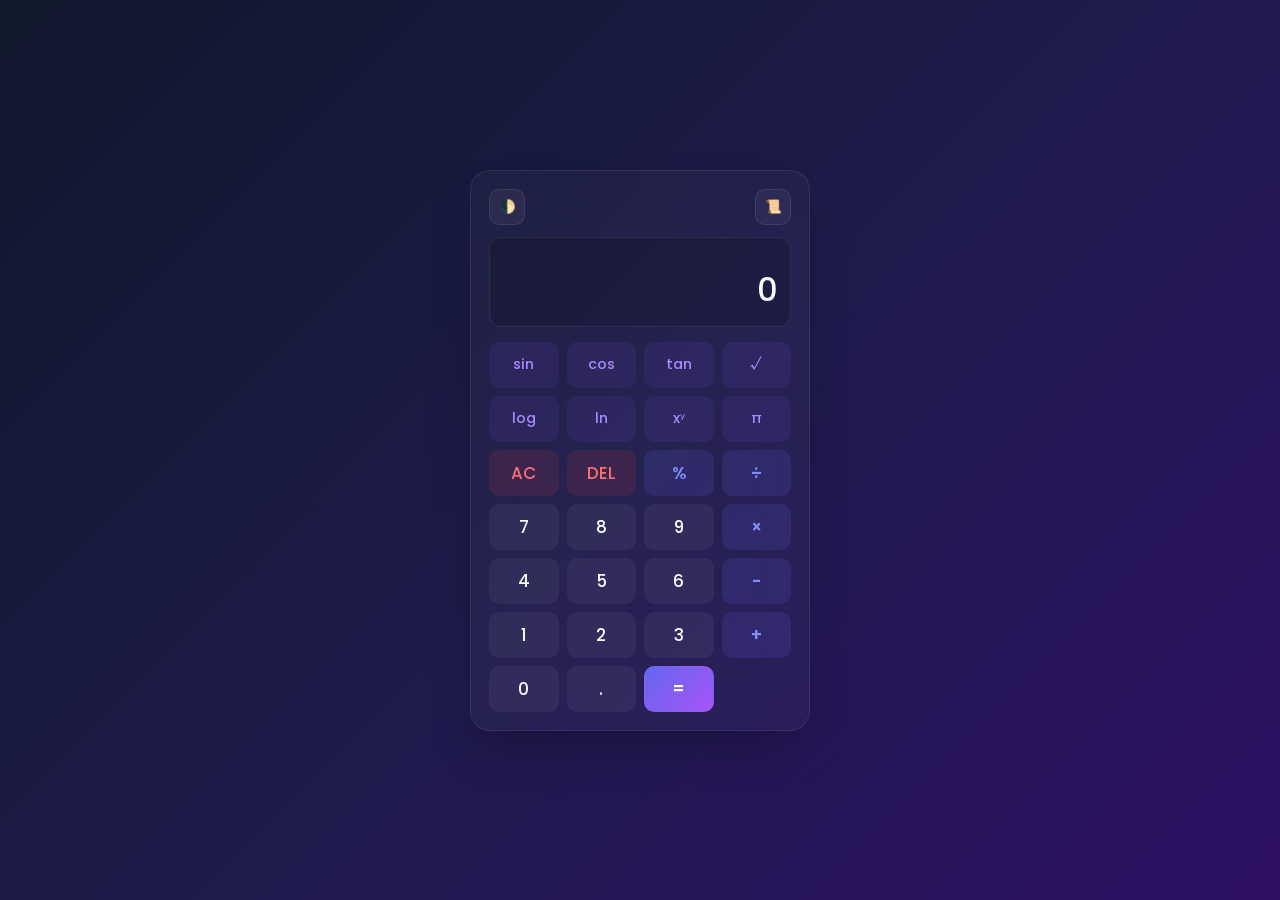
<file: calculator/index.html>
<!DOCTYPE html>
<html lang="en">
<head>
    <meta charset="UTF-8">
    <meta name="viewport" content="width=device-width, initial-scale=1.0">
    <title>Advanced Scientific Calculator</title>
    <link rel="stylesheet" href="style.css">
    <link rel="preconnect" href="https://fonts.googleapis.com">
    <link rel="preconnect" href="https://fonts.gstatic.com" crossorigin>
    <link href="https://fonts.googleapis.com/css2?family=Poppins:wght@300;400;500;600&display=swap" rel="stylesheet">
</head>
<body class="dark-theme">
    <div class="calculator-wrapper">
        <!-- Main Calculator Container -->
        <div class="calculator-container">
            <!-- Top Controls -->
            <div class="top-controls">
                <button class="theme-toggle" onclick="toggleTheme()" title="Toggle Theme">
                    <span class="icon">🌓</span>
                </button>
                <button class="history-toggle" onclick="toggleHistory()" title="View History">
                    <span class="icon">📜</span>
                </button>
            </div>

            <!-- Display Screen -->
            <div class="screen">
                <div class="previous-operand" id="previous-operand"></div>
                <div class="current-operand" id="display">0</div>
            </div>
            
            <!-- Buttons Grid -->
            <div class="buttons-grid">
                <!-- Scientific Row 1 -->
                <button class="btn sci" onclick="scientific('sin')">sin</button>
                <button class="btn sci" onclick="scientific('cos')">cos</button>
                <button class="btn sci" onclick="scientific('tan')">tan</button>
                <button class="btn sci" onclick="scientific('sqrt')">√</button>

                <!-- Scientific Row 2 -->
                <button class="btn sci" onclick="scientific('log')">log</button>
                <button class="btn sci" onclick="scientific('ln')">ln</button>
                <button class="btn sci" onclick="scientific('pow')">xʸ</button>
                <button class="btn sci" onclick="scientific('pi')">π</button>
                
                <!-- Standard Buttons -->
                <button class="btn clear" onclick="clearDisplay()">AC</button>
                <button class="btn delete" onclick="deleteNumber()">DEL</button>
                <button class="btn operator" onclick="appendOperator('%')">%</button>
                <button class="btn operator" onclick="appendOperator('/')">÷</button>
                
                <button class="btn num" onclick="appendNumber('7')">7</button>
                <button class="btn num" onclick="appendNumber('8')">8</button>
                <button class="btn num" onclick="appendNumber('9')">9</button>
                <button class="btn operator" onclick="appendOperator('*')">×</button>
                
                <button class="btn num" onclick="appendNumber('4')">4</button>
                <button class="btn num" onclick="appendNumber('5')">5</button>
                <button class="btn num" onclick="appendNumber('6')">6</button>
                <button class="btn operator" onclick="appendOperator('-')">-</button>
                
                <button class="btn num" onclick="appendNumber('1')">1</button>
                <button class="btn num" onclick="appendNumber('2')">2</button>
                <button class="btn num" onclick="appendNumber('3')">3</button>
                <button class="btn operator" onclick="appendOperator('+')">+</button>
                
                <button class="btn num zero" onclick="appendNumber('0')">0</button>
                <button class="btn num" onclick="appendNumber('.')">.</button>
                <button class="btn equal" onclick="calculate()">=</button>
            </div>
        </div>

        <!-- Sliding History Panel -->
        <div class="history-panel" id="history-panel">
            <h3>Calculation History</h3>
            <div class="history-list" id="history-list">
                <p class="empty-msg">No history yet</p>
            </div>
            <button class="clear-hist-btn" onclick="clearHistory()">Clear All</button>
        </div>
    </div>

    <script src="script.js"></script>
</body>
</html>
</file>
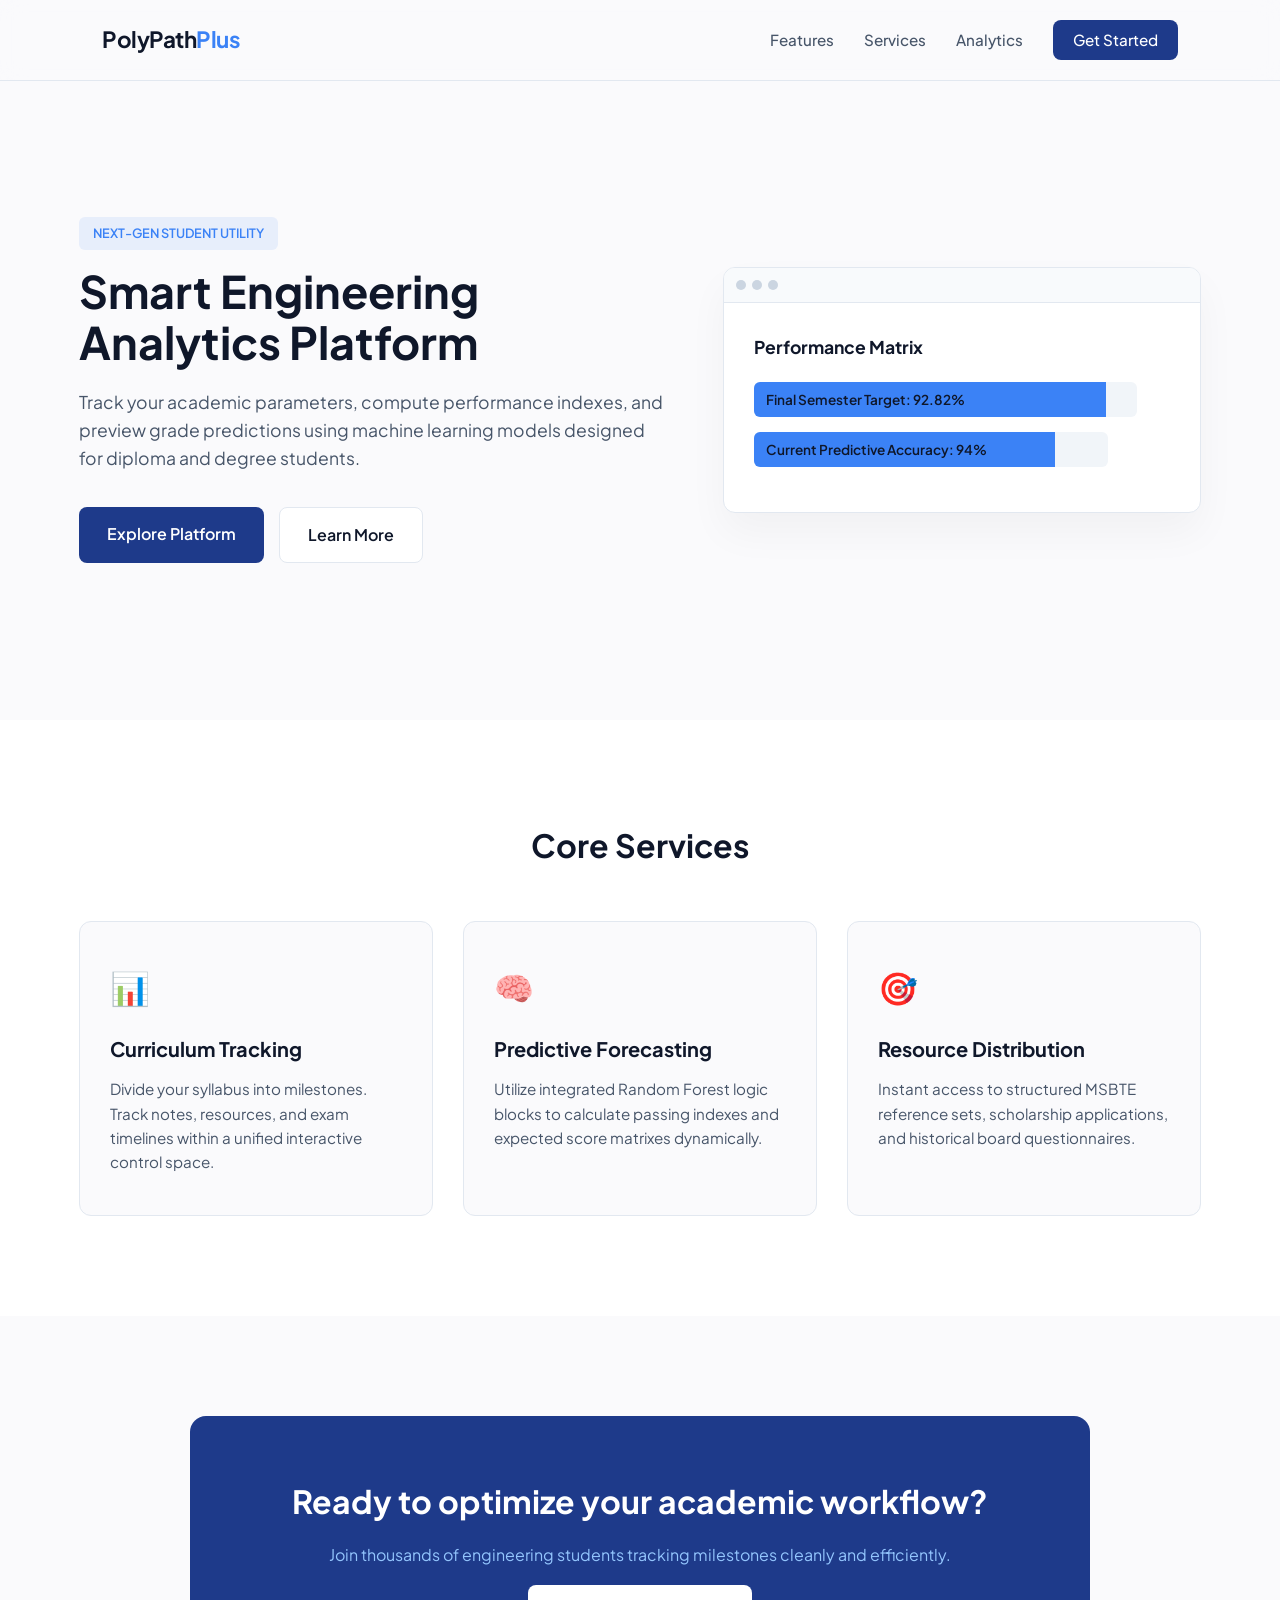
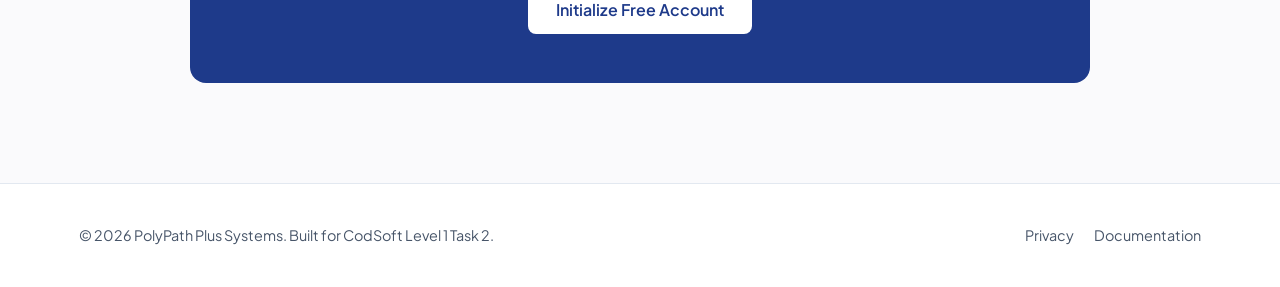
<file: landing_page/index.html>
<!DOCTYPE html>
<html lang="en">
<head>
    <meta charset="UTF-8">
    <meta name="viewport" content="width=device-width, initial-scale=1.0">
    <title>PolyPath Plus | Academic Analytics Platform</title>
    <link rel="preconnect" href="https://fonts.googleapis.com">
    <link rel="preconnect" href="https://fonts.gstatic.com" crossorigin>
    <link href="https://fonts.googleapis.com/css2?family=Plus+Jakarta+Sans:wght@300;400;500;600;700&display=swap" rel="stylesheet">
    <link rel="stylesheet" href="style.css">
</head>
<body>

    <!-- Navigation Header -->
    <header>
        <div class="logo">PolyPath<span>Plus</span></div>
        <nav>
            <a href="#features">Features</a>
            <a href="#services">Services</a>
            <a href="#metrics">Analytics</a>
            <a href="#cta" class="btn-nav">Get Started</a>
        </nav>
    </header>

    <!-- Hero Section (Two Columns) -->
    <section class="hero">
        <div class="container hero-grid">
            <div class="hero-text">
                <span class="badge">Next-Gen Student Utility</span>
                <h1>Smart Engineering Analytics Platform</h1>
                <p>Track your academic parameters, compute performance indexes, and preview grade predictions using machine learning models designed for diploma and degree students.</p>
                <div class="btn-group">
                    <a href="#cta" class="btn-primary">Explore Platform</a>
                    <a href="#features" class="btn-secondary">Learn More</a>
                </div>
            </div>
            <div class="hero-image">
                <div class="dashboard-mockup">
                    <div class="mockup-header">
                        <span class="dot"></span><span class="dot"></span><span class="dot"></span>
                    </div>
                    <div class="mockup-body">
                        <h3>Performance Matrix</h3>
                        <div class="mockup-bar" style="width: 92%;"><span>Final Semester Target: 92.82%</span></div>
                        <div class="mockup-bar" style="width: 85%;"><span>Current Predictive Accuracy: 94%</span></div>
                    </div>
                </div>
            </div>
        </div>
    </section>

    <!-- Services & Columns Section -->
    <section id="services" class="services-section">
        <div class="container">
            <h2 class="section-title">Core Services</h2>
            <div class="columns-grid">
                <div class="column-card">
                    <div class="card-icon">📊</div>
                    <h3>Curriculum Tracking</h3>
                    <p>Divide your syllabus into milestones. Track notes, resources, and exam timelines within a unified interactive control space.</p>
                </div>
                <div class="column-card">
                    <div class="card-icon">🧠</div>
                    <h3>Predictive Forecasting</h3>
                    <p>Utilize integrated Random Forest logic blocks to calculate passing indexes and expected score matrixes dynamically.</p>
                </div>
                <div class="column-card">
                    <div class="card-icon">🎯</div>
                    <h3>Resource Distribution</h3>
                    <p>Instant access to structured MSBTE reference sets, scholarship applications, and historical board questionnaires.</p>
                </div>
            </div>
        </div>
    </section>

    <!-- Call to Action Footer Section -->
    <section id="cta" class="cta-section">
        <div class="cta-container">
            <h2>Ready to optimize your academic workflow?</h2>
            <p>Join thousands of engineering students tracking milestones cleanly and efficiently.</p>
            <a href="#" class="btn-primary white-btn">Initialize Free Account</a>
        </div>
    </section>

    <!-- Footer -->
    <footer>
        <div class="container footer-grid">
            <p>&copy; 2026 PolyPath Plus Systems. Built for CodSoft Level 1 Task 2.</p>
            <div class="footer-links">
                <a href="#">Privacy</a>
                <a href="#">Documentation</a>
            </div>
        </div>
    </footer>

</body>
</html>
</file>
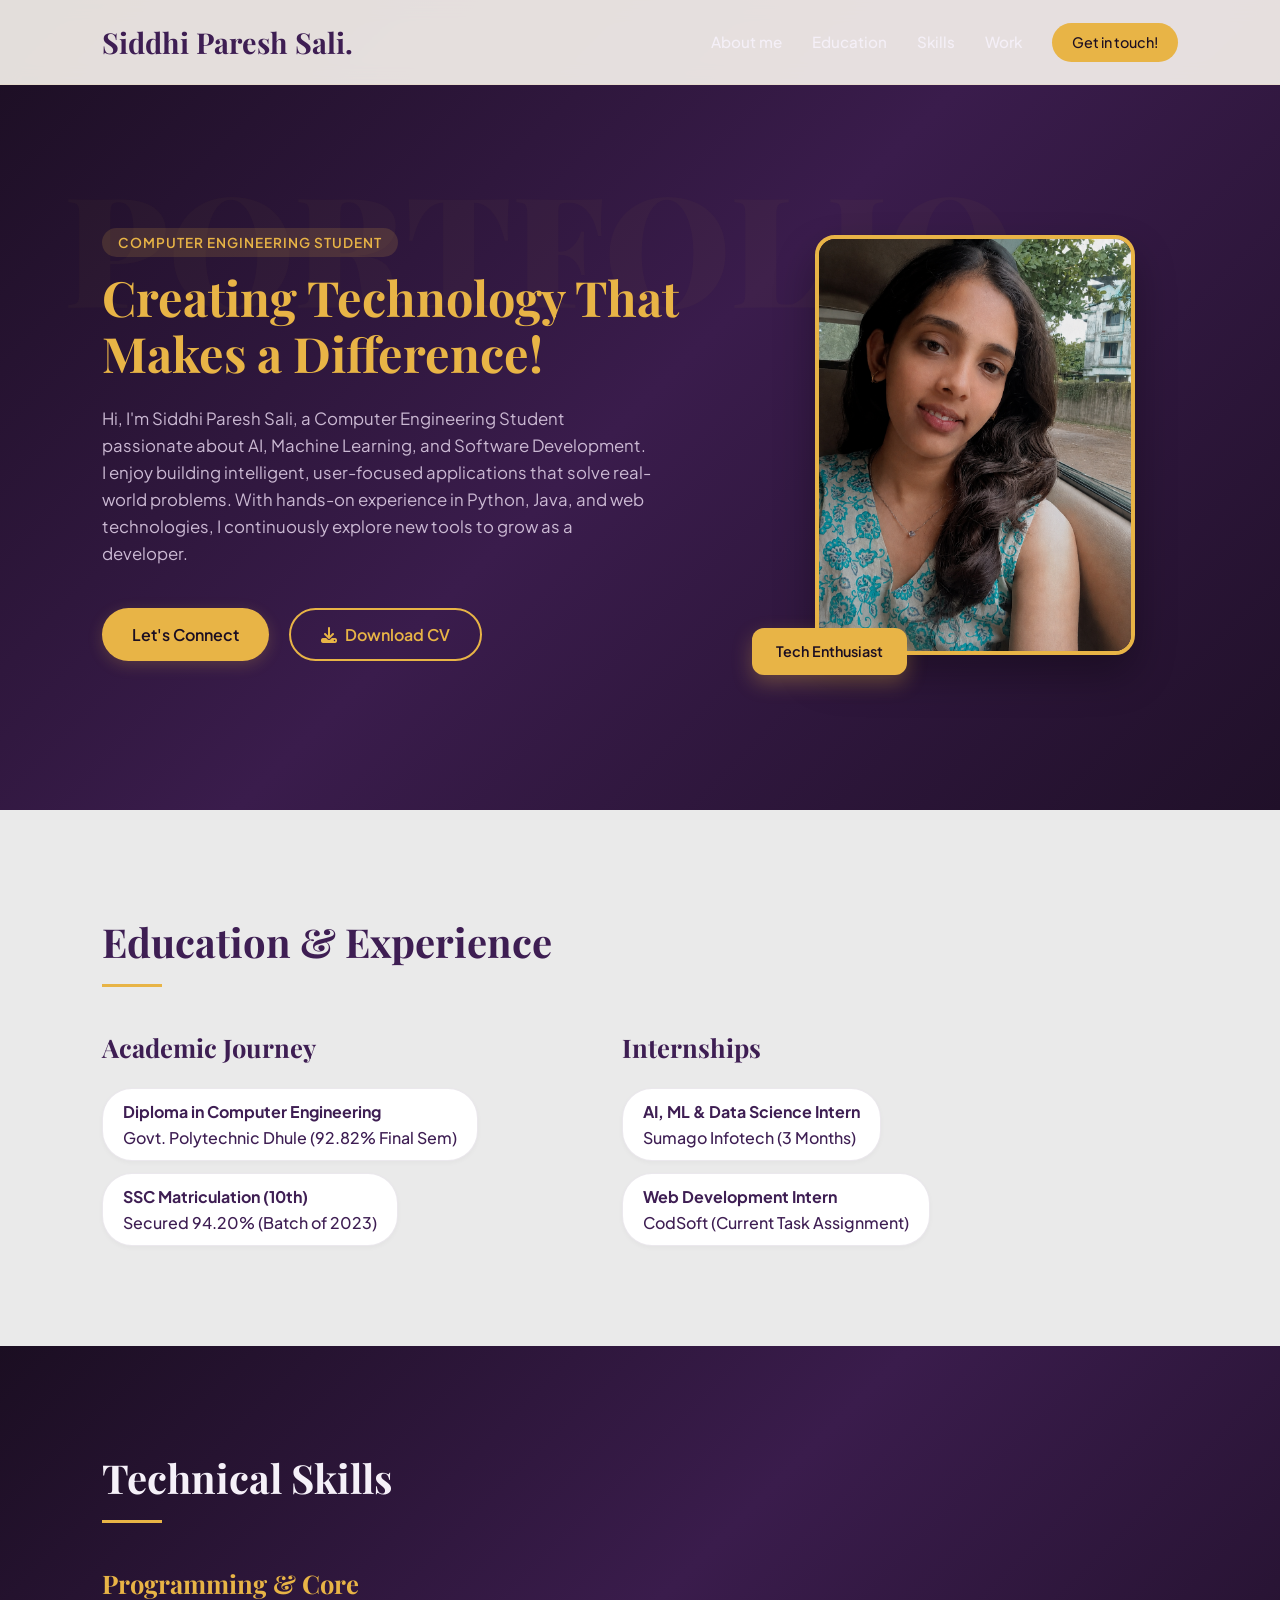
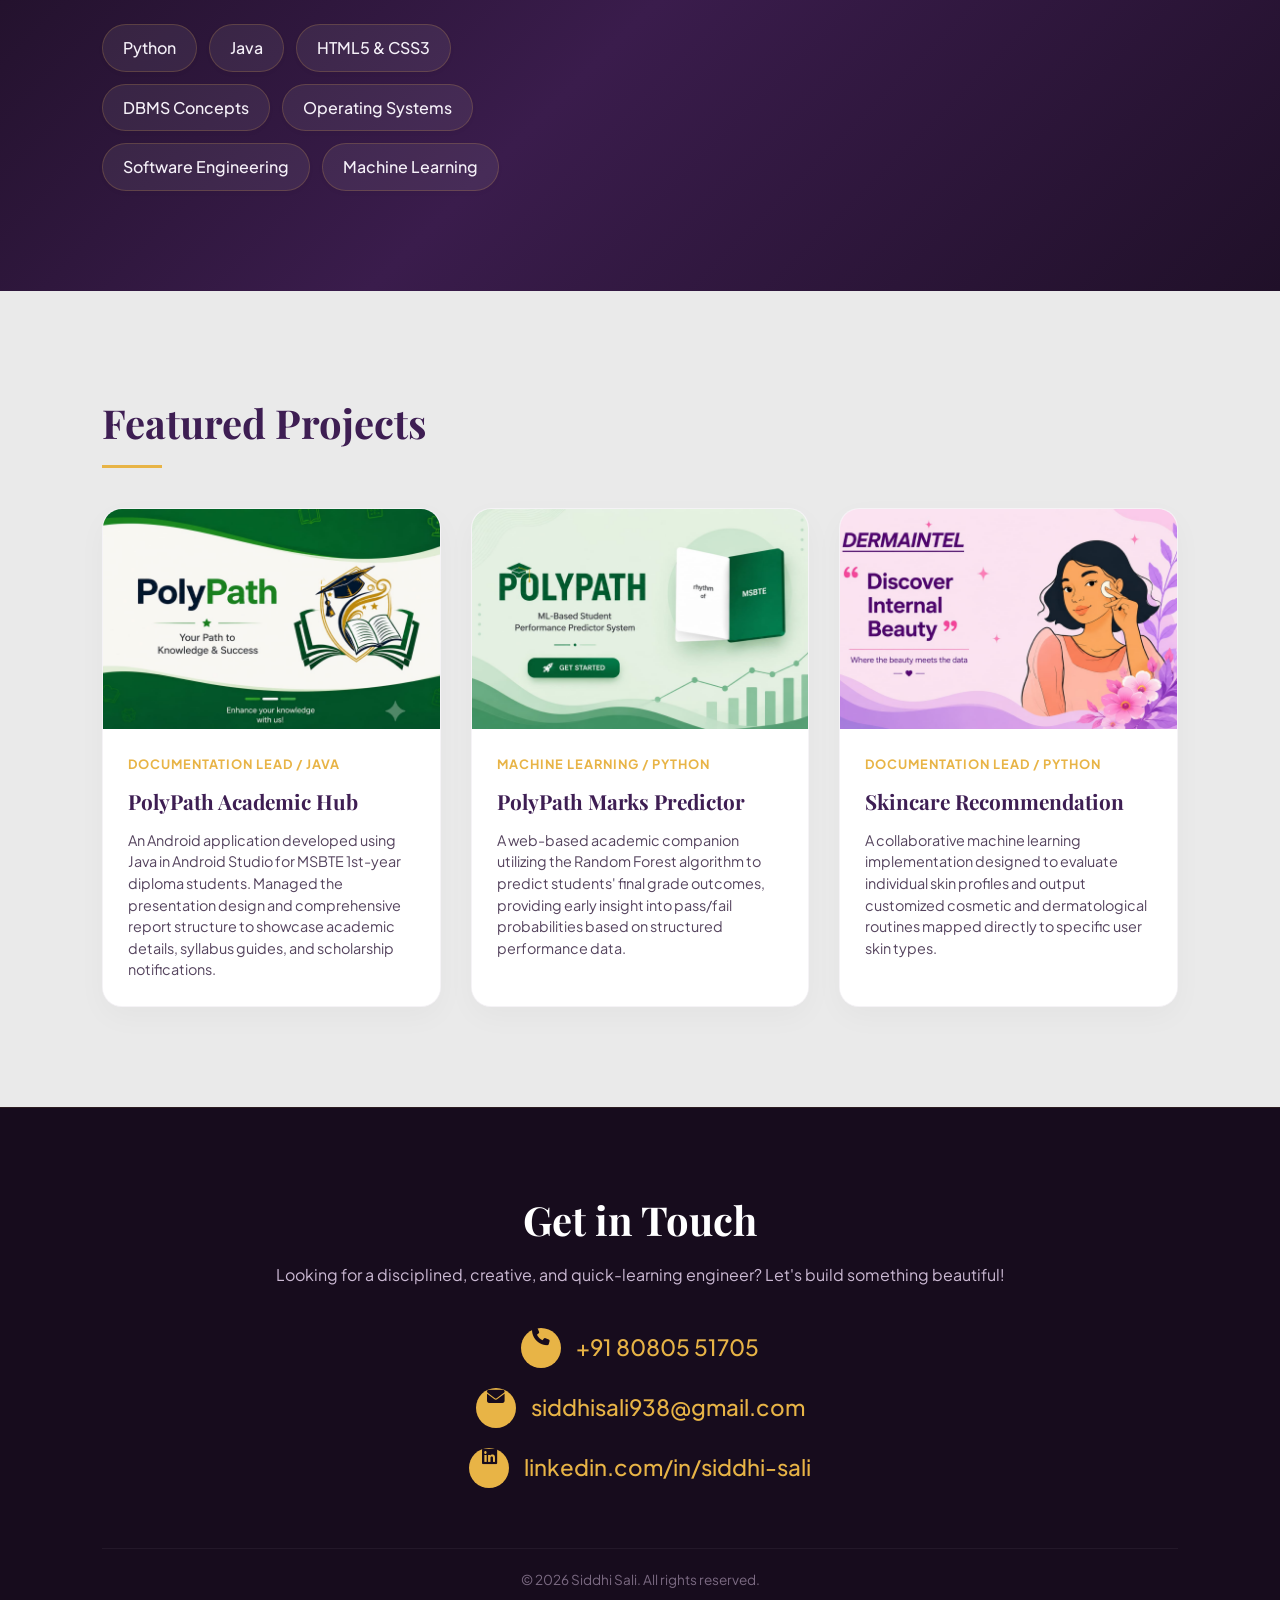
<file: portfolio/index.html>
<!DOCTYPE html>
<html lang="en">
<head>
    <meta charset="UTF-8">
    <meta name="viewport" content="width=device-width, initial-scale=1.0">
    <title>Siddhi Sali | Portfolio</title>
    <link rel="preconnect" href="https://fonts.googleapis.com">
    <link rel="preconnect" href="https://fonts.gstatic.com" crossorigin>
    <link href="https://fonts.googleapis.com/css2?family=Playfair+Display:ital,wght@0,400..900;1,400..900&family=Plus+Jakarta+Sans:wght@300;400;500;600;700&display=swap" rel="stylesheet">
    <link rel="stylesheet" href="style.css">
    <link rel="stylesheet" href="https://cdnjs.cloudflare.com/ajax/libs/font-awesome/6.4.2/css/all.min.css">
</head>
<body>

    <header>
        <a href="#about" class="text-logo">Siddhi Paresh Sali.</a>
        <nav>
            <a href="#about">About me</a>
            <a href="#experience">Education</a>
            <a href="#skills">Skills</a>
            <a href="#projects">Work</a>
            <a href="#contact" class="btn-nav">Get in touch!</a>
        </nav>
    </header>

    <!-- Block Section 1: Hero (DEEP PURPLE GRADIENT) -->
    <section id="about" class="hero-section">
        <div class="bg-deco-text">PORTFOLIO</div>
        
        <div class="hero-container">
            <div class="hero-text">
                <span class="greeting-badge">Computer Engineering Student</span>
                <h1>Creating Technology That Makes a Difference!</h1>
                <p>Hi, I'm Siddhi Paresh Sali, a Computer Engineering Student passionate about AI, Machine Learning, and Software Development. I enjoy building intelligent, user-focused applications that solve real-world problems. With hands-on experience in Python, Java, and web technologies, I continuously explore new tools to grow as a developer.</p>
                <div class="hero-actions">
                    <a href="mailto:siddhisali938@gmail.com" class="btn-primary">Let's Connect</a>
   
                    <a href="resume.pdf" download="Siddhi_Sali_Resume.pdf" class="btn-secondary">
                    <i class="fa-solid fa-download" style="margin-right: 8px;"></i>Download CV
                    </a>
                </div>
            </div>
            
            <div class="hero-image-wrapper">
                <img src="sid4.png" alt="Siddhi Sali" onerror="this.src='D:\CODSOFT\portfolio\sid1photo.png'">
                <div class="image-accent-card">Tech Enthusiast</div>
            </div>
        </div>
    </section>

    <!-- Block Section 2: Education & Experience (LIGHT LAVENDER-GRAY) -->
    <section id="experience" class="skills-section light-block">
        <h2 class="section-title">Education & Experience</h2>
        <div class="skills-grid">
            <div class="skill-category">
                <h3>Academic Journey</h3>
                <ul>
                    <li><strong>Diploma in Computer Engineering</strong><br>Govt. Polytechnic Dhule (92.82% Final Sem)</li>
                    <li><strong>SSC Matriculation (10th)</strong><br>Secured 94.20% (Batch of 2023)</li>
                </ul>
            </div>
            <div class="skill-category">
                <h3>Internships</h3>
                <ul>
                    <li><strong>AI, ML & Data Science Intern</strong><br>Sumago Infotech (3 Months)</li>
                    <li><strong>Web Development Intern</strong><br>CodSoft (Current Task Assignment)</li>
                </ul>
            </div>
        </div>
    </section>

    <!-- Block Section 3: Technical Skills (DEEP PURPLE GRADIENT) -->
    <section id="skills" class="skills-section dark-block">
        <h2 class="section-title">Technical Skills</h2>
        <div class="skills-grid">
            <div class="skill-category">
                <h3>Programming & Core</h3>
                <ul>
                    <li>Python</li>
                    <li>Java</li>
                    <li>HTML5 & CSS3</li>
                    <li>DBMS Concepts</li>
                    <li>Operating Systems</li>
                    <li>Software Engineering</li>
                    <li>Machine Learning</li>
                </ul>
            </div>
        </div>
    </section>

    <!-- Block Section 4: Projects (LIGHT LAVENDER-GRAY - Clean 3-Column Boxes) -->
    <section id="projects" class="projects-section light-block">
        <h2 class="section-title">Featured Projects</h2>
        <div class="projects-grid">
            
            <!-- Project 1: PolyPath Android App -->
            <div class="project-card">
                <!-- Apni images ke exact filename yahan badal lena -->
                <img src="poly.png" alt="PolyPath App Cover" class="project-card-img">
                <div class="project-content">
                    <span class="project-tag">Documentation Lead / Java</span>
                    <h3>PolyPath Academic Hub</h3>
                    <p>An Android application developed using Java in Android Studio for MSBTE 1st-year diploma students. Managed the presentation design and comprehensive report structure to showcase academic details, syllabus guides, and scholarship notifications.</p>
                </div>
            </div>

            <!-- Project 2: PolyPath ML Project -->
            <div class="project-card">
                <img src="polyml.png" alt="PolyPath ML Performance Predictor" class="project-card-img">
                <div class="project-content">
                    <span class="project-tag">Machine Learning / Python</span>
                    <h3>PolyPath Marks Predictor</h3>
                    <p>A web-based academic companion utilizing the Random Forest algorithm to predict students' final grade outcomes, providing early insight into pass/fail probabilities based on structured performance data.</p>
                </div>
            </div>

            <!-- Project 3: Skincare ML -->
            <div class="project-card">
                <img src="derma.png" alt="Skincare Recommendation System Layout" class="project-card-img">
                <div class="project-content">
                    <span class="project-tag">Documentation Lead / Python</span>
                    <h3>Skincare Recommendation</h3>
                    <p>A collaborative machine learning implementation designed to evaluate individual skin profiles and output customized cosmetic and dermatological routines mapped directly to specific user skin types.</p>
                </div>
            </div>

        </div>
    </section>

    <!-- Footer Section (DEEP PURPLE) -->
    <footer id="contact">
        <div class="footer-content">
            <h2>Get in Touch</h2>
            <p>Looking for a disciplined, creative, and quick-learning engineer? Let's build something beautiful!</p>
            
            <div class="contact-links-container">
                <div class="contact-item">
                    <i class="fa-solid fa-phone contact-icon"></i>
                    <a href="tel:+918080551705" class="contact-link">+91 80805 51705</a>
                </div>
                <div class="contact-item">
                    <i class="fa-solid fa-envelope contact-icon"></i>
                    <a href="mailto:siddhisali938@gmail.com" class="contact-link">siddhisali938@gmail.com</a>
                </div>
                <div class="contact-item">
                    <i class="fa-brands fa-linkedin contact-icon"></i>
                    <a href="https://www.linkedin.com/in/siddhi-sali" target="_blank" class="contact-link">linkedin.com/in/siddhi-sali</a>
                </div>
            </div>
        </div>
        <div class="footer-bottom">
            <p>&copy; 2026 Siddhi Sali. All rights reserved.</p>
        </div>
    </footer>
    <script src="script.js"></script>
</body>
</html>
</file>
<file: calculator/style.css>
:root {
    --bg-gradient: linear-gradient(135deg, #0f172a, #1e1b4b, #2e1065);
    --panel-bg: rgba(255, 255, 255, 0.03);
    --border-color: rgba(255, 255, 255, 0.08);
    --text-main: #f8fafc;
    --text-muted: rgba(255, 255, 255, 0.4);
    --btn-bg: rgba(255, 255, 255, 0.05);
    --btn-hover: rgba(255, 255, 255, 0.12);
    --sci-bg: rgba(139, 92, 246, 0.1);
    --sci-color: #a78bfa;
    --op-bg: rgba(99, 102, 241, 0.15);
    --op-color: #818cf8;
}

.light-theme {
    --bg-gradient: linear-gradient(135deg, #f1f5f9, #e2e8f0, #cbd5e1);
    --panel-bg: rgba(0, 0, 0, 0.02);
    --border-color: rgba(0, 0, 0, 0.08);
    --text-main: #0f172a;
    --text-muted: rgba(0, 0, 0, 0.5);
    --btn-bg: rgba(0, 0, 0, 0.04);
    --btn-hover: rgba(0, 0, 0, 0.08);
    --sci-bg: rgba(139, 92, 246, 0.15);
    --sci-color: #6d28d9;
    --op-bg: rgba(99, 102, 241, 0.2);
    --op-color: #4f46e5;
}

* {
    margin: 0;
    padding: 0;
    box-sizing: border-box;
    font-family: 'Poppins', sans-serif;
    transition: background 0.3s ease, color 0.3s ease;
}

body {
    display: flex;
    justify-content: center;
    align-items: center;
    min-height: 100vh;
    background: var(--bg-gradient);
    overflow: hidden;
    padding: 10px;
}

.calculator-wrapper {
    display: flex;
    position: relative;
    gap: 15px;
    align-items: flex-start;
}

.calculator-container {
    width: 340px; /* Thoda tight kiya width */
    background: var(--panel-bg);
    backdrop-filter: blur(25px);
    -webkit-backdrop-filter: blur(25px);
    border: 1px solid var(--border-color);
    border-radius: 20px;
    padding: 18px;
    box-shadow: 0 25px 50px -12px rgba(0, 0, 0, 0.25);
    z-index: 2;
}

.top-controls {
    display: flex;
    justify-content: space-between;
    margin-bottom: 12px;
}

.theme-toggle, .history-toggle {
    background: var(--btn-bg);
    border: 1px solid var(--border-color);
    width: 36px;
    height: 36px;
    border-radius: 10px;
    cursor: pointer;
    display: flex;
    justify-content: center;
    align-items: center;
}

.theme-toggle:hover, .history-toggle:hover {
    background: var(--btn-hover);
}

.screen {
    width: 100%;
    height: 90px; /* Screen height thodi kam ki */
    display: flex;
    flex-direction: column;
    justify-content: flex-end;
    align-items: flex-end;
    padding: 12px;
    margin-bottom: 15px;
    background: rgba(0, 0, 0, 0.15);
    border-radius: 12px;
    border: 1px solid var(--border-color);
}

.previous-operand {
    color: var(--text-muted);
    font-size: 0.85rem;
    margin-bottom: 2px;
    letter-spacing: 0.5px;
}

.current-operand {
    color: var(--text-main);
    font-size: 2rem;
    font-weight: 500;
}

.buttons-grid {
    display: grid;
    grid-template-columns: repeat(4, 1fr);
    gap: 8px; /* Gap kam kiya spacing fix karne ke liye */
}

.btn {
    height: 46px; /* Buttons ki height 56px se 46px kar di taaki screen par fit aaye */
    border: none;
    outline: none;
    border-radius: 10px;
    background: var(--btn-bg);
    color: var(--text-main);
    font-size: 1.05rem;
    font-weight: 500;
    cursor: pointer;
    transition: all 0.2s ease;
    border: 1px solid transparent;
}

.btn:hover {
    background: var(--btn-hover);
    transform: translateY(-1px);
}

.btn:active {
    transform: translateY(0);
}

.sci {
    background: var(--sci-bg);
    color: var(--sci-color);
    font-size: 0.9rem;
}

.operator {
    background: var(--op-bg);
    color: var(--op-color);
    font-weight: 600;
}

.clear, .delete {
    background: rgba(239, 68, 68, 0.12);
    color: #f87171;
}

.equal {
    background: linear-gradient(135deg, #6366f1, #a855f7);
    color: #ffffff;
    font-weight: 600;
}

/* History Sliding Panel Styling */
.history-panel {
    width: 260px;
    background: var(--panel-bg);
    backdrop-filter: blur(25px);
    border: 1px solid var(--border-color);
    border-radius: 20px;
    padding: 15px;
    display: flex;
    flex-direction: column;
    box-shadow: 0 25px 50px -12px rgba(0, 0, 0, 0.15);
    height: 435px; /* Calculator container ke size se exact match kiya */
    position: absolute;
    left: 100%;
    top: 0;
    margin-left: 10px;
    transform: translateX(10px);
    opacity: 0;
    pointer-events: none;
    transition: all 0.3s ease;
}

.history-panel.active {
    transform: translateX(0);
    opacity: 1;
    pointer-events: auto;
}

.history-panel h3 {
    color: var(--text-main);
    font-size: 1rem;
    margin-bottom: 8px;
    border-bottom: 1px solid var(--border-color);
    padding-bottom: 6px;
}

.history-list {
    flex-grow: 1;
    overflow-y: auto;
    margin-bottom: 8px;
}

.history-item {
    padding: 6px;
    border-bottom: 1px solid rgba(255, 255, 255, 0.02);
    text-align: right;
    cursor: pointer;
    border-radius: 6px;
}

.history-item:hover {
    background: var(--btn-hover);
}

.hist-expr {
    font-size: 0.75rem;
    color: var(--text-muted);
}

.hist-res {
    font-size: 1rem;
    color: var(--text-main);
    font-weight: 500;
}

.empty-msg {
    color: var(--text-muted);
    text-align: center;
    font-size: 0.85rem;
    margin-top: 20px;
}

.clear-hist-btn {
    background: transparent;
    border: 1px solid var(--border-color);
    color: #f87171;
    padding: 6px;
    border-radius: 8px;
    cursor: pointer;
    font-size: 0.85rem;
}

.clear-hist-btn:hover {
    background: rgba(239, 68, 68, 0.1);
}
</file>
<file: landing_page/style.css>
/* Core Reset & Typography */
* {
    margin: 0;
    padding: 0;
    box-sizing: border-box;
    font-family: 'Plus Jakarta Sans', sans-serif;
    scroll-behavior: smooth;
}

:root {
    --bg-main: #FAFAFC;
    --primary: #1E3A8A;       /* Professional Deep Blue */
    --accent: #3B82F6;        /* Bright Tech Blue */
    --text-dark: #0F172A;
    --text-muted: #475569;
    --border: #E2E8F0;
}

body {
    background-color: var(--bg-main);
    color: var(--text-dark);
    line-height: 1.6;
}

.container {
    width: 90%;
    max-width: 1200px;
    margin: 0 auto;
    padding: 0 15px;
}

/* Header Alignment */
header {
    position: fixed;
    top: 0;
    width: 100%;
    display: flex;
    justify-content: space-between;
    align-items: center;
    padding: 20px 8%;
    background: rgba(250, 250, 252, 0.85);
    backdrop-filter: blur(12px);
    border-bottom: 1px solid var(--border);
    z-index: 1000;
}

header .logo {
    font-size: 1.4rem;
    font-weight: 700;
    color: var(--text-dark);
    letter-spacing: -0.5px;
}

header .logo span {
    color: var(--accent);
}

header nav {
    display: flex;
    align-items: center;
    gap: 30px;
}

header nav a {
    text-decoration: none;
    color: var(--text-muted);
    font-weight: 500;
    font-size: 0.95rem;
    transition: color 0.2s;
}

header nav a:hover {
    color: var(--primary);
}

.btn-nav {
    background-color: var(--primary);
    color: white !important;
    padding: 8px 20px;
    border-radius: 8px;
}

/* Hero Columns Grid */
.hero {
    padding: 160px 0 100px 0;
    min-height: 80vh;
    display: flex;
    align-items: center;
}

.hero-grid {
    display: grid;
    grid-template-columns: 1.1fr 0.9fr;
    gap: 60px;
    align-items: center;
}

.badge {
    background-color: rgba(59, 130, 246, 0.1);
    color: var(--accent);
    padding: 6px 14px;
    border-radius: 6px;
    font-size: 0.8rem;
    font-weight: 600;
    text-transform: uppercase;
    display: inline-block;
    margin-bottom: 15px;
}

.hero-text h1 {
    font-size: clamp(2.2rem, 3.5vw, 3.5rem);
    color: var(--text-dark);
    line-height: 1.15;
    margin-bottom: 20px;
    font-weight: 700;
}

.hero-text p {
    color: var(--text-muted);
    font-size: 1.1rem;
    margin-bottom: 35px;
}

.btn-group {
    display: flex;
    gap: 15px;
}

.btn-primary {
    background-color: var(--primary);
    color: white;
    padding: 14px 28px;
    border-radius: 8px;
    text-decoration: none;
    font-weight: 600;
    transition: background 0.2s;
}

.btn-primary:hover {
    background-color: #152A66;
}

.btn-secondary {
    border: 1px solid var(--border);
    background: white;
    color: var(--text-dark);
    padding: 14px 28px;
    border-radius: 8px;
    text-decoration: none;
    font-weight: 600;
    transition: background 0.2s;
}

.btn-secondary:hover {
    background: #F1F5F9;
}

/* Visual Dashboard Mockup Card */
.dashboard-mockup {
    background: white;
    border: 1px solid var(--border);
    border-radius: 12px;
    box-shadow: 0 20px 40px rgba(0,0,0,0.04);
    overflow: hidden;
}

.mockup-header {
    background: #F8FAFC;
    padding: 12px;
    border-bottom: 1px solid var(--border);
    display: flex;
    gap: 6px;
}

.mockup-header .dot {
    width: 10px;
    height: 10px;
    background: #CBD5E1;
    border-radius: 50%;
}

.mockup-body {
    padding: 30px;
}

.mockup-body h3 {
    margin-bottom: 20px;
    font-size: 1.1rem;
}

.mockup-bar {
    background: #F1F5F9;
    height: 35px;
    border-radius: 6px;
    margin-bottom: 15px;
    position: relative;
    overflow: hidden;
}

.mockup-bar::before {
    content: '';
    position: absolute;
    left: 0;
    top: 0;
    height: 100%;
    background: var(--accent);
    width: inherit;
}

.mockup-bar span {
    position: relative;
    z-index: 2;
    padding-left: 12px;
    line-height: 35px;
    font-size: 0.85rem;
    font-weight: 600;
    color: var(--text-dark);
}

/* Columns Grid Section */
.services-section {
    padding: 100px 0;
    background: white;
    border-y: 1px solid var(--border);
}

.section-title {
    font-size: 2rem;
    text-align: center;
    margin-bottom: 50px;
    font-weight: 700;
}

.columns-grid {
    display: grid;
    grid-template-columns: repeat(auto-fit, minmax(300px, 1fr));
    gap: 30px;
}

.column-card {
    padding: 40px 30px;
    border-radius: 12px;
    background: var(--bg-main);
    border: 1px solid var(--border);
    transition: transform 0.2s;
}

.column-card:hover {
    transform: translateY(-4px);
}

.card-icon {
    font-size: 2rem;
    margin-bottom: 20px;
}

.column-card h3 {
    margin-bottom: 12px;
    font-size: 1.25rem;
}

.column-card p {
    color: var(--text-muted);
    font-size: 0.95rem;
}

/* Box Padding CTA Section */
.cta-section {
    padding: 100px 0;
}

.cta-container {
    background: var(--primary);
    color: white;
    padding: 60px 40px;
    border-radius: 16px;
    text-align: center;
    max-width: 900px;
    margin: 0 auto;
}

.cta-container h2 {
    font-size: 2rem;
    margin-bottom: 15px;
}

.cta-container p {
    margin-bottom: 30px;
    color: #93C5FD;
}

.white-btn {
    background: white;
    color: var(--primary);
}

.white-btn:hover {
    background: #F1F5F9;
}

/* Footer Alignment */
footer {
    padding: 40px 0;
    border-top: 1px solid var(--border);
    background: white;
    font-size: 0.9rem;
    color: var(--text-muted);
}

.footer-grid {
    display: flex;
    justify-content: space-between;
    align-items: center;
}

.footer-links {
    display: flex;
    gap: 20px;
}

.footer-links a {
    color: var(--text-muted);
    text-decoration: none;
}

/* Prevent Overlapping Layout Items on Small Screens */
@media (max-width: 900px) {
    .hero-grid {
        grid-template-columns: 1fr;
        text-align: center;
    }
    .btn-group {
        justify-content: center;
    }
    .footer-grid {
        flex-direction: column;
        gap: 15px;
        text-align: center;
    }
}
</file>
<file: portfolio/style.css>
/* --- 1. Reset, Variables, & Core Theme --- */
* {
    margin: 0;
    padding: 0;
    box-sizing: border-box;
    font-family: 'Plus Jakarta Sans', sans-serif;
    scroll-behavior: smooth;
}

:root {
    --bg-dark-gradient: linear-gradient(135deg, #1b0e22 0%, #3a1c4c 50%, #201029 100%); /* Deep mystical purple mix */
    --bg-light-gray: #EAEAEA;    /* Clean lavender-tinted light gray */
    --gold-accent: #E8B446;      /* Rich gold for highlights */
    --purple-text: #3E1E53;      /* Deep purple for typography readability */
    --text-light: #F5F0F8;       /* Light text for dark backgrounds */
    --text-muted: #626D68;
}

body {
    background-color: var(--bg-light-gray);
    color: var(--purple-text);
    line-height: 1.6;
    overflow-x: hidden;
}

/* --- 2. Navigation Header --- */
header {
    position: fixed;
    top: 0;
    left: 0;
    width: 100%;
    background-color: rgba(27, 14, 34, 0.9); /* Deep translucent purple */
    backdrop-filter: blur(10px);
    display: flex;
    justify-content: space-between;
    align-items: center;
    padding: 1.2rem 8%;
    z-index: 1000;
    border-bottom: 1px solid rgba(232, 180, 70, 0.1);
    transition: all 0.3s ease;
}

.text-logo {
    font-family: 'Playfair Display', serif;
    font-size: 1.8rem;
    font-weight: 700;
    color: var(--purple-text); /* Elegant Deep Purple / Dark Lavender color */
    text-decoration: none;
    transition: transform 0.3s ease;
}

.text-logo:hover {
    transform: scale(1.05); /* Subtle smooth pop on hover */
}

header nav {
    display: flex;
    align-items: center;
    gap: 30px;
}

header nav a {
    text-decoration: none;
    color: var(--text-light);
    font-weight: 500;
    font-size: 0.95rem;
    transition: color 0.3s;
}

header nav a:hover {
    color: var(--gold-accent);
}

.btn-nav {
    background-color: var(--gold-accent) !important;
    color: #1b0e22 !important;
    padding: 8px 20px;
    border-radius: 20px;
    font-size: 0.9rem !important;
    transition: transform 0.3s, background 0.3s !important;
}

.btn-nav:hover {
    background-color: #d19e34;
    transform: translateY(-2px);
}

/* --- 3. Hero Section (DARK BLOCK) --- */
.hero-section {
    position: relative;
    padding: 180px 8% 100px 8%;
    min-height: 90vh;
    display: flex;
    align-items: center;
    justify-content: center;
    background: var(--bg-dark-gradient);
    color: var(--text-light);
}

.bg-deco-text {
    position: absolute;
    top: 15%;
    left: 5%;
    font-family: 'Playfair Display', serif;
    font-size: 12vw;
    font-weight: 900;
    color: rgba(232, 180, 70, 0.03);
    pointer-events: none;
    user-select: none;
    z-index: 1;
}

.hero-container {
    position: relative;
    z-index: 2;
    display: grid;
    grid-template-columns: 1.2fr 0.8fr;
    gap: 60px;
    align-items: center;
    max-width: 1200px;
    width: 100%;
}

.hero-text h1 {
    font-family: 'Playfair Display', serif;
    font-size: clamp(2.3rem, 3.8vw, 4rem);
    line-height: 1.15;
    margin: 15px 0 25px 0;
    color: var(--gold-accent);
}

.greeting-badge {
    background-color: rgba(232, 180, 70, 0.15);
    color: var(--gold-accent);
    padding: 6px 16px;
    border-radius: 50px;
    font-size: 0.85rem;
    font-weight: 600;
    text-transform: uppercase;
    letter-spacing: 1px;
}

.hero-text p {
    font-size: 1.05rem;
    color: #CBB9D3;
    max-width: 550px;
    margin-bottom: 40px;
}

.hero-actions {
    display: flex;
    gap: 20px;
}

.btn-primary {
    background-color: var(--gold-accent);
    color: #1b0e22;
    padding: 14px 30px;
    border-radius: 30px;
    text-decoration: none;
    font-weight: 600;
    transition: all 0.3s;
    box-shadow: 0 4px 15px rgba(232, 180, 70, 0.2);
}

.btn-primary:hover {
    background-color: #d19e34;
    transform: translateY(-3px);
}

.btn-secondary {
    border: 2px solid var(--gold-accent);
    color: var(--gold-accent);
    padding: 12px 30px;
    border-radius: 30px;
    text-decoration: none;
    font-weight: 600;
    transition: all 0.3s;
}

.btn-secondary:hover {
    background: rgba(232, 180, 70, 0.05);
    transform: translateY(-3px);
}

.hero-image-wrapper {
    position: relative;
    display: flex;
    justify-content: center;
}

.hero-image-wrapper img {
    width: 320px;
    height: 420px;
    object-fit: cover;
    border-radius: 20px;
    border: 4px solid var(--gold-accent); /* Custom matching gold border added */
    box-shadow: 0 20px 40px rgba(0,0,0,0.3);
}

.image-accent-card {
    position: absolute;
    bottom: -20px;
    left: -20px;
    background-color: var(--gold-accent);
    color: #1b0e22;
    padding: 12px 24px;
    border-radius: 12px;
    font-weight: 600;
    font-size: 0.9rem;
    box-shadow: 0 8px 20px rgba(232, 180, 70, 0.3);
}

/* --- 4. Section Component Titles --- */
.section-title {
    font-family: 'Playfair Display', serif;
    font-size: 2.5rem;
    margin-bottom: 40px;
    position: relative;
}

.section-title::after {
    content: '';
    display: block;
    width: 60px;
    height: 3px;
    background-color: var(--gold-accent);
    margin-top: 10px;
}

/* --- 5. Base Layout Config Blocks --- */
.skills-section {
    padding: 100px 8%;
}

.skills-grid {
    display: grid;
    grid-template-columns: 1fr 1fr;
    gap: 40px;
    max-width: 1000px;
}

.skill-category h3 {
    font-family: 'Playfair Display', serif;
    font-size: 1.6rem;
    margin-bottom: 20px;
}

.skill-category ul {
    list-style: none;
    display: flex;
    flex-wrap: wrap;
    gap: 12px;
}

.skill-category ul li {
    padding: 10px 20px;
    border-radius: 30px;
    font-weight: 500;
    box-shadow: 0 2px 5px rgba(0,0,0,0.03);
}

/* --- Light vs Dark Alternating Styles (Image Inspiration) --- */
.light-block {
    background-color: var(--bg-light-gray) !important;
    color: var(--purple-text) !important;
}
.light-block .section-title { color: var(--purple-text); }
.light-block .skill-category h3 { color: var(--purple-text); }
.light-block .skill-category ul li {
    background-color: white;
    color: var(--purple-text);
    border: 1px solid rgba(62, 30, 83, 0.1);
}

.dark-block {
    background: var(--bg-dark-gradient) !important;
    color: var(--text-light) !important;
}
.dark-block .section-title { color: var(--text-light); }
.dark-block .skill-category h3 { color: var(--gold-accent); }
.dark-block .skill-category ul li {
    background-color: rgba(255, 255, 255, 0.07);
    color: var(--text-light);
    border: 1px solid rgba(232, 180, 70, 0.2);
}

/* --- 6. Projects Section Structural Setup --- */
.projects-section {
    padding: 100px 8%;
}

.projects-grid {
    display: grid;
    grid-template-columns: repeat(3, 1fr); /* Solid side-by-side structure setup */
    gap: 30px;
    margin-top: 40px;
    width: 100%;
}

.project-card {
    background-color: white;
    border-radius: 20px;
    overflow: hidden; /* Clips top image corners cleanly */
    box-shadow: 0 10px 30px rgba(0,0,0,0.03);
    border: 1px solid rgba(62, 30, 83, 0.05);
    display: flex;
    flex-direction: column;
    width: 100%;
}

/* Secure image wrapper sizes */
.project-card-img {
    width: 100% !important;
    height: 220px !important;
    object-fit: cover !important; /* Crops ratio perfectly without warping width */
    display: block !important;
}

.project-content {
    padding: 25px;
    background-color: white;
    flex-grow: 1;
}

.project-tag {
    color: var(--gold-accent);
    font-size: 0.8rem;
    font-weight: 700;
    text-transform: uppercase;
    letter-spacing: 1px;
    display: block;
    margin-bottom: 10px;
}

.project-content h3 {
    font-family: 'Playfair Display', serif;
    font-size: 1.3rem;
    margin-bottom: 12px;
    color: var(--purple-text);
}

.project-content p {
    color: #55445E;
    font-size: 0.9rem;
    line-height: 1.5;
}

/* --- 7. Footer Section --- */
footer {
    background-color: #170c1d; /* Deep Dark Purple base */
    color: #A3B5AE;
    padding: 80px 8% 40px 8%;
    text-align: center;
    border-top: 1px solid rgba(232, 180, 70, 0.1);
}

.footer-content h2 {
    font-family: 'Playfair Display', serif;
    font-size: 2.5rem;
    color: white;
    margin-bottom: 10px;
}

.footer-content p {
    color: #CBB9D3;
    margin-bottom: 40px;
}

/* Contact layout column box */
.contact-links-container {
    display: flex;
    flex-direction: column;
    align-items: center;
    gap: 20px;
    max-width: 500px;
    margin: 0 auto;
}

.contact-item {
    display: flex;
    align-items: center;
    gap: 15px;
    width: 100%;
    justify-content: center;
}

/* Round structural icon style */
.contact-icon {
    background-color: var(--gold-accent);
    color: #170c1d;
    width: 40px;
    height: 40px;
    border-radius: 50%;
    display: flex;
    align-items: center;
    justify-content: center;
    font-size: 1.1rem;
}

.contact-link {
    font-family: 'Plus Jakarta Sans', sans-serif;
    font-size: clamp(1.1rem, 2vw, 1.4rem);
    color: var(--gold-accent);
    text-decoration: none;
    font-weight: 500;
    transition: color 0.3s;
    text-align: left;
}

.contact-link:hover {
    color: white;
}

.footer-bottom {
    margin-top: 60px;
    padding-top: 20px;
    border-top: 1px solid rgba(255, 255, 255, 0.05);
    font-size: 0.85rem;
    color: #7b6a82;
}

/* Responsive Handling Breakpoints */
@media (max-width: 1024px) {
    .projects-grid {
        grid-template-columns: repeat(2, 1fr);
    }
    .hero-container {
        grid-template-columns: 1fr;
        text-align: center;
    }
    .hero-actions {
        justify-content: center;
    }
}

@media (max-width: 768px) {
    .projects-grid {
        grid-template-columns: 1fr;
    }
    .skills-grid {
        grid-template-columns: 1fr;
    }
}
</file>
